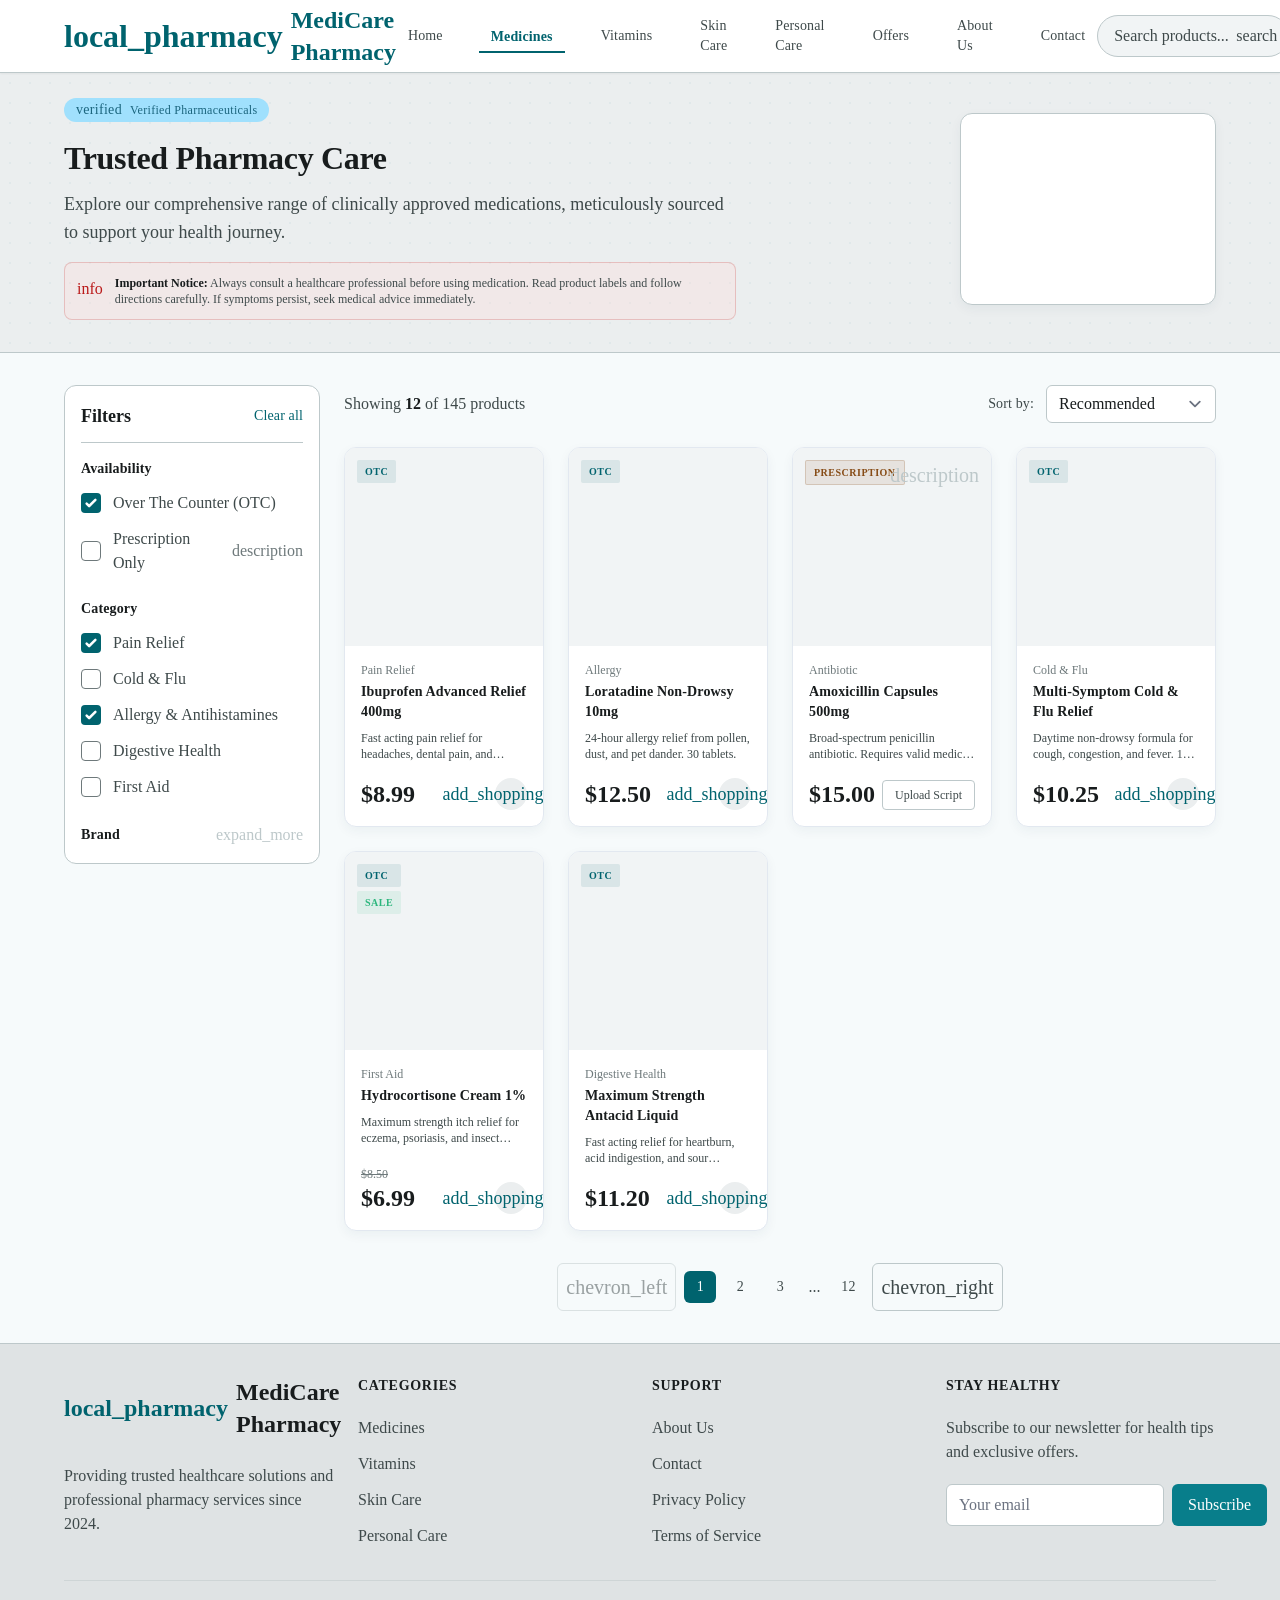
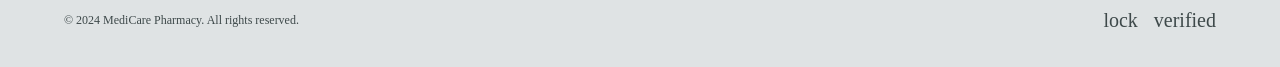
<file: Medicines - MediCare Pharmacy.html>
<!DOCTYPE html>
<!-- saved from url=(0081)https://ma7moud88.github.io/medicare_pharmacy_e_commerce_platform/Medicines.html# -->
<html lang="en"><head><meta http-equiv="Content-Type" content="text/html; charset=UTF-8">

<meta content="width=device-width, initial-scale=1.0" name="viewport">
<title>Medicines - MediCare Pharmacy</title>
<script src="./Medicines - MediCare Pharmacy_files/saved_resource"></script>
<link href="./Medicines - MediCare Pharmacy_files/css2" rel="stylesheet">
<link href="./Medicines - MediCare Pharmacy_files/css2(1)" rel="stylesheet">
<link href="./Medicines - MediCare Pharmacy_files/css2" rel="stylesheet">
<script id="tailwind-config">
        tailwind.config = {
          darkMode: "class",
          theme: {
            extend: {
              "colors": {
                      "primary-container": "#087e8b",
                      "surface": "#f6fafb",
                      "surface-container-high": "#e5e9e9",
                      "tertiary-fixed": "#ffdcc4",
                      "surface-container-lowest": "#ffffff",
                      "secondary-container": "#a0e0fd",
                      "on-tertiary-container": "#fff7f4",
                      "on-secondary-container": "#1b657e",
                      "on-error-container": "#93000a",
                      "on-primary-fixed": "#001f24",
                      "outline-variant": "#bdc8ca",
                      "on-primary-container": "#eafcff",
                      "on-tertiary-fixed": "#2f1500",
                      "surface-dim": "#d7dbdb",
                      "secondary-fixed": "#bce9ff",
                      "surface-tint": "#006874",
                      "surface-container-low": "#f1f4f5",
                      "inverse-on-surface": "#eef1f2",
                      "tertiary-fixed-dim": "#ffb77f",
                      "on-tertiary-fixed-variant": "#6e3902",
                      "inverse-surface": "#2d3132",
                      "error-container": "#ffdad6",
                      "surface-bright": "#f6fafb",
                      "on-primary": "#ffffff",
                      "tertiary": "#864b15",
                      "primary-fixed-dim": "#79d4e2",
                      "surface-variant": "#dfe3e4",
                      "on-secondary": "#ffffff",
                      "background": "#f6fafb",
                      "on-error": "#ffffff",
                      "on-primary-fixed-variant": "#004f57",
                      "on-tertiary": "#ffffff",
                      "primary": "#00636e",
                      "error": "#ba1a1a",
                      "secondary": "#1d667f",
                      "on-secondary-fixed": "#001f2a",
                      "on-surface": "#181c1d",
                      "primary-fixed": "#96f0ff",
                      "inverse-primary": "#79d4e2",
                      "outline": "#6e797b",
                      "on-surface-variant": "#3e494a",
                      "secondary-fixed-dim": "#8fcfec",
                      "surface-container-highest": "#dfe3e4",
                      "tertiary-container": "#a3632c",
                      "on-secondary-fixed-variant": "#004d63",
                      "on-background": "#181c1d",
                      "surface-container": "#ebeeef"
              },
              "borderRadius": {
                      "DEFAULT": "0.25rem",
                      "lg": "0.5rem",
                      "xl": "0.75rem",
                      "full": "9999px"
              },
              "spacing": {
                      "margin-desktop": "64px",
                      "margin-mobile": "16px",
                      "xs": "8px",
                      "base": "4px",
                      "gutter": "24px",
                      "xl": "32px",
                      "lg": "24px",
                      "md": "16px",
                      "sm": "12px"
              },
              "fontFamily": {
                      "caption": ["Inter"],
                      "label-md": ["Inter"],
                      "body-lg": ["Inter"],
                      "headline-lg": ["Inter"],
                      "headline-md": ["Inter"],
                      "display-lg": ["Inter"],
                      "headline-lg-mobile": ["Inter"],
                      "body-md": ["Inter"]
              },
              "fontSize": {
                      "caption": ["12px", { "lineHeight": "16px", "fontWeight": "400" }],
                      "label-md": ["14px", { "lineHeight": "20px", "letterSpacing": "0.01em", "fontWeight": "500" }],
                      "body-lg": ["18px", { "lineHeight": "28px", "fontWeight": "400" }],
                      "headline-lg": ["32px", { "lineHeight": "40px", "letterSpacing": "-0.01em", "fontWeight": "700" }],
                      "headline-md": ["24px", { "lineHeight": "32px", "fontWeight": "600" }],
                      "display-lg": ["48px", { "lineHeight": "56px", "letterSpacing": "-0.02em", "fontWeight": "700" }],
                      "headline-lg-mobile": ["24px", { "lineHeight": "32px", "fontWeight": "700" }],
                      "body-md": ["16px", { "lineHeight": "24px", "fontWeight": "400" }]
              }
            }
          }
        }
    </script>
<style>
        .material-symbols-outlined {
            font-variation-settings: 'FILL' 0, 'wght' 400, 'GRAD' 0, 'opsz' 24;
        }
        .fill-icon {
            font-variation-settings: 'FILL' 1, 'wght' 400, 'GRAD' 0, 'opsz' 24;
        }
        /* Custom scrollbar for webkit */
        ::-webkit-scrollbar {
            width: 8px;
        }
        ::-webkit-scrollbar-track {
            background: #f1f4f5; 
        }
        ::-webkit-scrollbar-thumb {
            background: #bdc8ca; 
            border-radius: 4px;
        }
        ::-webkit-scrollbar-thumb:hover {
            background: #6e797b; 
        }
        
        /* Subtle fade up animation */
        @keyframes fadeUp {
            from { opacity: 0; transform: translateY(10px); }
            to { opacity: 1; transform: translateY(0); }
        }
        .animate-fade-up {
            animation: fadeUp 0.4s ease-out forwards;
        }
        .stagger-1 { animation-delay: 50ms; }
        .stagger-2 { animation-delay: 100ms; }
        .stagger-3 { animation-delay: 150ms; }
    </style>
<style>*, ::before, ::after{--tw-border-spacing-x:0;--tw-border-spacing-y:0;--tw-translate-x:0;--tw-translate-y:0;--tw-rotate:0;--tw-skew-x:0;--tw-skew-y:0;--tw-scale-x:1;--tw-scale-y:1;--tw-pan-x: ;--tw-pan-y: ;--tw-pinch-zoom: ;--tw-scroll-snap-strictness:proximity;--tw-gradient-from-position: ;--tw-gradient-via-position: ;--tw-gradient-to-position: ;--tw-ordinal: ;--tw-slashed-zero: ;--tw-numeric-figure: ;--tw-numeric-spacing: ;--tw-numeric-fraction: ;--tw-ring-inset: ;--tw-ring-offset-width:0px;--tw-ring-offset-color:#fff;--tw-ring-color:rgb(59 130 246 / 0.5);--tw-ring-offset-shadow:0 0 #0000;--tw-ring-shadow:0 0 #0000;--tw-shadow:0 0 #0000;--tw-shadow-colored:0 0 #0000;--tw-blur: ;--tw-brightness: ;--tw-contrast: ;--tw-grayscale: ;--tw-hue-rotate: ;--tw-invert: ;--tw-saturate: ;--tw-sepia: ;--tw-drop-shadow: ;--tw-backdrop-blur: ;--tw-backdrop-brightness: ;--tw-backdrop-contrast: ;--tw-backdrop-grayscale: ;--tw-backdrop-hue-rotate: ;--tw-backdrop-invert: ;--tw-backdrop-opacity: ;--tw-backdrop-saturate: ;--tw-backdrop-sepia: ;--tw-contain-size: ;--tw-contain-layout: ;--tw-contain-paint: ;--tw-contain-style: }::backdrop{--tw-border-spacing-x:0;--tw-border-spacing-y:0;--tw-translate-x:0;--tw-translate-y:0;--tw-rotate:0;--tw-skew-x:0;--tw-skew-y:0;--tw-scale-x:1;--tw-scale-y:1;--tw-pan-x: ;--tw-pan-y: ;--tw-pinch-zoom: ;--tw-scroll-snap-strictness:proximity;--tw-gradient-from-position: ;--tw-gradient-via-position: ;--tw-gradient-to-position: ;--tw-ordinal: ;--tw-slashed-zero: ;--tw-numeric-figure: ;--tw-numeric-spacing: ;--tw-numeric-fraction: ;--tw-ring-inset: ;--tw-ring-offset-width:0px;--tw-ring-offset-color:#fff;--tw-ring-color:rgb(59 130 246 / 0.5);--tw-ring-offset-shadow:0 0 #0000;--tw-ring-shadow:0 0 #0000;--tw-shadow:0 0 #0000;--tw-shadow-colored:0 0 #0000;--tw-blur: ;--tw-brightness: ;--tw-contrast: ;--tw-grayscale: ;--tw-hue-rotate: ;--tw-invert: ;--tw-saturate: ;--tw-sepia: ;--tw-drop-shadow: ;--tw-backdrop-blur: ;--tw-backdrop-brightness: ;--tw-backdrop-contrast: ;--tw-backdrop-grayscale: ;--tw-backdrop-hue-rotate: ;--tw-backdrop-invert: ;--tw-backdrop-opacity: ;--tw-backdrop-saturate: ;--tw-backdrop-sepia: ;--tw-contain-size: ;--tw-contain-layout: ;--tw-contain-paint: ;--tw-contain-style: }/* ! tailwindcss v3.4.17 | MIT License | https://tailwindcss.com */*,::after,::before{box-sizing:border-box;border-width:0;border-style:solid;border-color:#e5e7eb}::after,::before{--tw-content:''}:host,html{line-height:1.5;-webkit-text-size-adjust:100%;-moz-tab-size:4;tab-size:4;font-family:ui-sans-serif, system-ui, sans-serif, "Apple Color Emoji", "Segoe UI Emoji", "Segoe UI Symbol", "Noto Color Emoji";font-feature-settings:normal;font-variation-settings:normal;-webkit-tap-highlight-color:transparent}body{margin:0;line-height:inherit}hr{height:0;color:inherit;border-top-width:1px}abbr:where([title]){-webkit-text-decoration:underline dotted;text-decoration:underline dotted}h1,h2,h3,h4,h5,h6{font-size:inherit;font-weight:inherit}a{color:inherit;text-decoration:inherit}b,strong{font-weight:bolder}code,kbd,pre,samp{font-family:ui-monospace, SFMono-Regular, Menlo, Monaco, Consolas, "Liberation Mono", "Courier New", monospace;font-feature-settings:normal;font-variation-settings:normal;font-size:1em}small{font-size:80%}sub,sup{font-size:75%;line-height:0;position:relative;vertical-align:baseline}sub{bottom:-.25em}sup{top:-.5em}table{text-indent:0;border-color:inherit;border-collapse:collapse}button,input,optgroup,select,textarea{font-family:inherit;font-feature-settings:inherit;font-variation-settings:inherit;font-size:100%;font-weight:inherit;line-height:inherit;letter-spacing:inherit;color:inherit;margin:0;padding:0}button,select{text-transform:none}button,input:where([type=button]),input:where([type=reset]),input:where([type=submit]){-webkit-appearance:button;background-color:transparent;background-image:none}:-moz-focusring{outline:auto}:-moz-ui-invalid{box-shadow:none}progress{vertical-align:baseline}::-webkit-inner-spin-button,::-webkit-outer-spin-button{height:auto}[type=search]{-webkit-appearance:textfield;outline-offset:-2px}::-webkit-search-decoration{-webkit-appearance:none}::-webkit-file-upload-button{-webkit-appearance:button;font:inherit}summary{display:list-item}blockquote,dd,dl,figure,h1,h2,h3,h4,h5,h6,hr,p,pre{margin:0}fieldset{margin:0;padding:0}legend{padding:0}menu,ol,ul{list-style:none;margin:0;padding:0}dialog{padding:0}textarea{resize:vertical}input::placeholder,textarea::placeholder{opacity:1;color:#9ca3af}[role=button],button{cursor:pointer}:disabled{cursor:default}audio,canvas,embed,iframe,img,object,svg,video{display:block;vertical-align:middle}img,video{max-width:100%;height:auto}[hidden]:where(:not([hidden=until-found])){display:none}[type='text'],input:where(:not([type])),[type='email'],[type='url'],[type='password'],[type='number'],[type='date'],[type='datetime-local'],[type='month'],[type='search'],[type='tel'],[type='time'],[type='week'],[multiple],textarea,select{-webkit-appearance:none;appearance:none;background-color:#fff;border-color:#6b7280;border-width:1px;border-radius:0px;padding-top:0.5rem;padding-right:0.75rem;padding-bottom:0.5rem;padding-left:0.75rem;font-size:1rem;line-height:1.5rem;--tw-shadow:0 0 #0000;}[type='text']:focus, input:where(:not([type])):focus, [type='email']:focus, [type='url']:focus, [type='password']:focus, [type='number']:focus, [type='date']:focus, [type='datetime-local']:focus, [type='month']:focus, [type='search']:focus, [type='tel']:focus, [type='time']:focus, [type='week']:focus, [multiple]:focus, textarea:focus, select:focus{outline:2px solid transparent;outline-offset:2px;--tw-ring-inset:var(--tw-empty,/*!*/ /*!*/);--tw-ring-offset-width:0px;--tw-ring-offset-color:#fff;--tw-ring-color:#2563eb;--tw-ring-offset-shadow:var(--tw-ring-inset) 0 0 0 var(--tw-ring-offset-width) var(--tw-ring-offset-color);--tw-ring-shadow:var(--tw-ring-inset) 0 0 0 calc(1px + var(--tw-ring-offset-width)) var(--tw-ring-color);box-shadow:var(--tw-ring-offset-shadow), var(--tw-ring-shadow), var(--tw-shadow);border-color:#2563eb}input::placeholder,textarea::placeholder{color:#6b7280;opacity:1}::-webkit-datetime-edit-fields-wrapper{padding:0}::-webkit-date-and-time-value{min-height:1.5em;text-align:inherit}::-webkit-datetime-edit{display:inline-flex}::-webkit-datetime-edit,::-webkit-datetime-edit-year-field,::-webkit-datetime-edit-month-field,::-webkit-datetime-edit-day-field,::-webkit-datetime-edit-hour-field,::-webkit-datetime-edit-minute-field,::-webkit-datetime-edit-second-field,::-webkit-datetime-edit-millisecond-field,::-webkit-datetime-edit-meridiem-field{padding-top:0;padding-bottom:0}select{background-image:url("data:image/svg+xml,%3csvg xmlns='http://www.w3.org/2000/svg' fill='none' viewBox='0 0 20 20'%3e%3cpath stroke='%236b7280' stroke-linecap='round' stroke-linejoin='round' stroke-width='1.5' d='M6 8l4 4 4-4'/%3e%3c/svg%3e");background-position:right 0.5rem center;background-repeat:no-repeat;background-size:1.5em 1.5em;padding-right:2.5rem;print-color-adjust:exact}[multiple],[size]:where(select:not([size="1"])){background-image:initial;background-position:initial;background-repeat:unset;background-size:initial;padding-right:0.75rem;print-color-adjust:unset}[type='checkbox'],[type='radio']{-webkit-appearance:none;appearance:none;padding:0;print-color-adjust:exact;display:inline-block;vertical-align:middle;background-origin:border-box;-webkit-user-select:none;user-select:none;flex-shrink:0;height:1rem;width:1rem;color:#2563eb;background-color:#fff;border-color:#6b7280;border-width:1px;--tw-shadow:0 0 #0000}[type='checkbox']{border-radius:0px}[type='radio']{border-radius:100%}[type='checkbox']:focus,[type='radio']:focus{outline:2px solid transparent;outline-offset:2px;--tw-ring-inset:var(--tw-empty,/*!*/ /*!*/);--tw-ring-offset-width:2px;--tw-ring-offset-color:#fff;--tw-ring-color:#2563eb;--tw-ring-offset-shadow:var(--tw-ring-inset) 0 0 0 var(--tw-ring-offset-width) var(--tw-ring-offset-color);--tw-ring-shadow:var(--tw-ring-inset) 0 0 0 calc(2px + var(--tw-ring-offset-width)) var(--tw-ring-color);box-shadow:var(--tw-ring-offset-shadow), var(--tw-ring-shadow), var(--tw-shadow)}[type='checkbox']:checked,[type='radio']:checked{border-color:transparent;background-color:currentColor;background-size:100% 100%;background-position:center;background-repeat:no-repeat}[type='checkbox']:checked{background-image:url("data:image/svg+xml,%3csvg viewBox='0 0 16 16' fill='white' xmlns='http://www.w3.org/2000/svg'%3e%3cpath d='M12.207 4.793a1 1 0 010 1.414l-5 5a1 1 0 01-1.414 0l-2-2a1 1 0 011.414-1.414L6.5 9.086l4.293-4.293a1 1 0 011.414 0z'/%3e%3c/svg%3e");}@media (forced-colors: active) {[type='checkbox']:checked{-webkit-appearance:auto;appearance:auto}}[type='radio']:checked{background-image:url("data:image/svg+xml,%3csvg viewBox='0 0 16 16' fill='white' xmlns='http://www.w3.org/2000/svg'%3e%3ccircle cx='8' cy='8' r='3'/%3e%3c/svg%3e");}@media (forced-colors: active) {[type='radio']:checked{-webkit-appearance:auto;appearance:auto}}[type='checkbox']:checked:hover,[type='checkbox']:checked:focus,[type='radio']:checked:hover,[type='radio']:checked:focus{border-color:transparent;background-color:currentColor}[type='checkbox']:indeterminate{background-image:url("data:image/svg+xml,%3csvg xmlns='http://www.w3.org/2000/svg' fill='none' viewBox='0 0 16 16'%3e%3cpath stroke='white' stroke-linecap='round' stroke-linejoin='round' stroke-width='2' d='M4 8h8'/%3e%3c/svg%3e");border-color:transparent;background-color:currentColor;background-size:100% 100%;background-position:center;background-repeat:no-repeat;}@media (forced-colors: active) {[type='checkbox']:indeterminate{-webkit-appearance:auto;appearance:auto}}[type='checkbox']:indeterminate:hover,[type='checkbox']:indeterminate:focus{border-color:transparent;background-color:currentColor}[type='file']{background:unset;border-color:inherit;border-width:0;border-radius:0;padding:0;font-size:unset;line-height:inherit}[type='file']:focus{outline:1px solid ButtonText;outline:1px auto -webkit-focus-ring-color}.form-checkbox,.form-radio{-webkit-appearance:none;appearance:none;padding:0;print-color-adjust:exact;display:inline-block;vertical-align:middle;background-origin:border-box;-webkit-user-select:none;user-select:none;flex-shrink:0;height:1rem;width:1rem;color:#2563eb;background-color:#fff;border-color:#6b7280;border-width:1px;--tw-shadow:0 0 #0000}.form-checkbox{border-radius:0px}.form-checkbox:focus,.form-radio:focus{outline:2px solid transparent;outline-offset:2px;--tw-ring-inset:var(--tw-empty,/*!*/ /*!*/);--tw-ring-offset-width:2px;--tw-ring-offset-color:#fff;--tw-ring-color:#2563eb;--tw-ring-offset-shadow:var(--tw-ring-inset) 0 0 0 var(--tw-ring-offset-width) var(--tw-ring-offset-color);--tw-ring-shadow:var(--tw-ring-inset) 0 0 0 calc(2px + var(--tw-ring-offset-width)) var(--tw-ring-color);box-shadow:var(--tw-ring-offset-shadow), var(--tw-ring-shadow), var(--tw-shadow)}.form-checkbox:checked,.form-radio:checked{border-color:transparent;background-color:currentColor;background-size:100% 100%;background-position:center;background-repeat:no-repeat}.form-checkbox:checked{background-image:url("data:image/svg+xml,%3csvg viewBox='0 0 16 16' fill='white' xmlns='http://www.w3.org/2000/svg'%3e%3cpath d='M12.207 4.793a1 1 0 010 1.414l-5 5a1 1 0 01-1.414 0l-2-2a1 1 0 011.414-1.414L6.5 9.086l4.293-4.293a1 1 0 011.414 0z'/%3e%3c/svg%3e");}@media (forced-colors: active) {.form-checkbox:checked{-webkit-appearance:auto;appearance:auto}}.form-checkbox:checked:hover,.form-checkbox:checked:focus,.form-radio:checked:hover,.form-radio:checked:focus{border-color:transparent;background-color:currentColor}.form-checkbox:indeterminate{background-image:url("data:image/svg+xml,%3csvg xmlns='http://www.w3.org/2000/svg' fill='none' viewBox='0 0 16 16'%3e%3cpath stroke='white' stroke-linecap='round' stroke-linejoin='round' stroke-width='2' d='M4 8h8'/%3e%3c/svg%3e");border-color:transparent;background-color:currentColor;background-size:100% 100%;background-position:center;background-repeat:no-repeat;}@media (forced-colors: active) {.form-checkbox:indeterminate{-webkit-appearance:auto;appearance:auto}}.form-checkbox:indeterminate:hover,.form-checkbox:indeterminate:focus{border-color:transparent;background-color:currentColor}.pointer-events-none{pointer-events:none}.absolute{position:absolute}.relative{position:relative}.sticky{position:sticky}.inset-0{inset:0px}.left-sm{left:12px}.right-sm{right:12px}.top-0{top:0px}.top-1\/2{top:50%}.top-\[100px\]{top:100px}.top-sm{top:12px}.z-10{z-index:10}.z-50{z-index:50}.mx-1{margin-left:0.25rem;margin-right:0.25rem}.mx-auto{margin-left:auto;margin-right:auto}.mb-1{margin-bottom:0.25rem}.mb-2{margin-bottom:0.5rem}.mb-lg{margin-bottom:24px}.mb-md{margin-bottom:16px}.mb-sm{margin-bottom:12px}.mb-xs{margin-bottom:8px}.ml-1{margin-left:0.25rem}.mt-0\.5{margin-top:0.125rem}.mt-auto{margin-top:auto}.mt-xl{margin-top:32px}.line-clamp-2{overflow:hidden;display:-webkit-box;-webkit-box-orient:vertical;-webkit-line-clamp:2}.flex{display:flex}.inline-flex{display:inline-flex}.grid{display:grid}.hidden{display:none}.aspect-square{aspect-ratio:1 / 1}.h-48{height:12rem}.h-5{height:1.25rem}.h-8{height:2rem}.h-\[72px\]{height:72px}.h-full{height:100%}.min-h-screen{min-height:100vh}.w-48{width:12rem}.w-5{width:1.25rem}.w-64{width:16rem}.w-8{width:2rem}.w-fit{width:-moz-fit-content;width:fit-content}.w-full{width:100%}.max-w-2xl{max-width:42rem}.max-w-7xl{max-width:80rem}.max-w-\[1440px\]{max-width:1440px}.flex-shrink-0{flex-shrink:0}.flex-grow{flex-grow:1}.-translate-y-1\/2{--tw-translate-y:-50%;transform:translate(var(--tw-translate-x), var(--tw-translate-y)) rotate(var(--tw-rotate)) skewX(var(--tw-skew-x)) skewY(var(--tw-skew-y)) scaleX(var(--tw-scale-x)) scaleY(var(--tw-scale-y))}.transform{transform:translate(var(--tw-translate-x), var(--tw-translate-y)) rotate(var(--tw-rotate)) skewX(var(--tw-skew-x)) skewY(var(--tw-skew-y)) scaleX(var(--tw-scale-x)) scaleY(var(--tw-scale-y))}.cursor-pointer{cursor:pointer}.grid-cols-1{grid-template-columns:repeat(1, minmax(0, 1fr))}.flex-col{flex-direction:column}.items-start{align-items:flex-start}.items-end{align-items:flex-end}.items-center{align-items:center}.justify-center{justify-content:center}.justify-between{justify-content:space-between}.gap-1{gap:0.25rem}.gap-2{gap:0.5rem}.gap-gutter{gap:24px}.gap-lg{gap:24px}.gap-md{gap:16px}.gap-sm{gap:12px}.gap-xs{gap:8px}.overflow-hidden{overflow:hidden}.overflow-x-auto{overflow-x:auto}.whitespace-nowrap{white-space:nowrap}.rounded{border-radius:0.25rem}.rounded-full{border-radius:9999px}.rounded-lg{border-radius:0.5rem}.rounded-md{border-radius:0.375rem}.rounded-sm{border-radius:0.125rem}.rounded-xl{border-radius:0.75rem}.border{border-width:1px}.border-b{border-bottom-width:1px}.border-b-2{border-bottom-width:2px}.border-t{border-top-width:1px}.border-\[\#E2E8F0\]{--tw-border-opacity:1;border-color:rgb(226 232 240 / var(--tw-border-opacity, 1))}.border-error\/20{border-color:rgb(186 26 26 / 0.2)}.border-outline{--tw-border-opacity:1;border-color:rgb(110 121 123 / var(--tw-border-opacity, 1))}.border-outline-variant{--tw-border-opacity:1;border-color:rgb(189 200 202 / var(--tw-border-opacity, 1))}.border-outline-variant\/50{border-color:rgb(189 200 202 / 0.5)}.border-primary{--tw-border-opacity:1;border-color:rgb(0 99 110 / var(--tw-border-opacity, 1))}.border-tertiary\/20{border-color:rgb(134 75 21 / 0.2)}.bg-background{--tw-bg-opacity:1;background-color:rgb(246 250 251 / var(--tw-bg-opacity, 1))}.bg-\[\#087E8B\]{--tw-bg-opacity:1;background-color:rgb(8 126 139 / var(--tw-bg-opacity, 1))}.bg-\[\#2CB67D\]\/10{background-color:rgb(44 182 125 / 0.1)}.bg-error-container\/30{background-color:rgb(255 218 214 / 0.3)}.bg-primary{--tw-bg-opacity:1;background-color:rgb(0 99 110 / var(--tw-bg-opacity, 1))}.bg-primary\/10{background-color:rgb(0 99 110 / 0.1)}.bg-secondary-container{--tw-bg-opacity:1;background-color:rgb(160 224 253 / var(--tw-bg-opacity, 1))}.bg-surface-container{--tw-bg-opacity:1;background-color:rgb(235 238 239 / var(--tw-bg-opacity, 1))}.bg-surface-container-highest{--tw-bg-opacity:1;background-color:rgb(223 227 228 / var(--tw-bg-opacity, 1))}.bg-surface-container-low{--tw-bg-opacity:1;background-color:rgb(241 244 245 / var(--tw-bg-opacity, 1))}.bg-surface-container-lowest{--tw-bg-opacity:1;background-color:rgb(255 255 255 / var(--tw-bg-opacity, 1))}.bg-tertiary\/10{background-color:rgb(134 75 21 / 0.1)}.bg-white{--tw-bg-opacity:1;background-color:rgb(255 255 255 / var(--tw-bg-opacity, 1))}.bg-contain{background-size:contain}.bg-cover{background-size:cover}.bg-center{background-position:center}.bg-no-repeat{background-repeat:no-repeat}.p-2{padding:0.5rem}.p-md{padding:16px}.p-sm{padding:12px}.p-xs{padding:8px}.px-1\.5{padding-left:0.375rem;padding-right:0.375rem}.px-2{padding-left:0.5rem;padding-right:0.5rem}.px-3{padding-left:0.75rem;padding-right:0.75rem}.px-4{padding-left:1rem;padding-right:1rem}.px-margin-mobile{padding-left:16px;padding-right:16px}.px-md{padding-left:16px;padding-right:16px}.px-sm{padding-left:12px;padding-right:12px}.py-0\.5{padding-top:0.125rem;padding-bottom:0.125rem}.py-1{padding-top:0.25rem;padding-bottom:0.25rem}.py-1\.5{padding-top:0.375rem;padding-bottom:0.375rem}.py-2{padding-top:0.5rem;padding-bottom:0.5rem}.py-xl{padding-top:32px;padding-bottom:32px}.py-xs{padding-top:8px;padding-bottom:8px}.pb-1{padding-bottom:0.25rem}.pb-sm{padding-bottom:12px}.pb-xl{padding-bottom:32px}.pl-3{padding-left:0.75rem}.pl-md{padding-left:16px}.pr-8{padding-right:2rem}.pr-xl{padding-right:32px}.pt-lg{padding-top:24px}.text-left{text-align:left}.font-body-md{font-family:Inter}.font-body-lg{font-family:Inter}.font-caption{font-family:Inter}.font-headline-lg-mobile{font-family:Inter}.font-headline-md{font-family:Inter}.font-label-md{font-family:Inter}.text-\[10px\]{font-size:10px}.text-\[14px\]{font-size:14px}.text-\[16px\]{font-size:16px}.text-\[18px\]{font-size:18px}.text-\[20px\]{font-size:20px}.text-\[32px\]{font-size:32px}.text-body-lg{font-size:18px;line-height:28px;font-weight:400}.text-body-md{font-size:16px;line-height:24px;font-weight:400}.text-caption{font-size:12px;line-height:16px;font-weight:400}.text-headline-lg-mobile{font-size:24px;line-height:32px;font-weight:700}.text-headline-md{font-size:24px;line-height:32px;font-weight:600}.text-label-md{font-size:14px;line-height:20px;letter-spacing:0.01em;font-weight:500}.text-lg{font-size:1.125rem;line-height:1.75rem}.font-bold{font-weight:700}.font-medium{font-weight:500}.font-semibold{font-weight:600}.uppercase{text-transform:uppercase}.tracking-wide{letter-spacing:0.025em}.tracking-wider{letter-spacing:0.05em}.text-on-background{--tw-text-opacity:1;color:rgb(24 28 29 / var(--tw-text-opacity, 1))}.text-\[\#2CB67D\]{--tw-text-opacity:1;color:rgb(44 182 125 / var(--tw-text-opacity, 1))}.text-error{--tw-text-opacity:1;color:rgb(186 26 26 / var(--tw-text-opacity, 1))}.text-on-primary{--tw-text-opacity:1;color:rgb(255 255 255 / var(--tw-text-opacity, 1))}.text-on-secondary-container{--tw-text-opacity:1;color:rgb(27 101 126 / var(--tw-text-opacity, 1))}.text-on-surface{--tw-text-opacity:1;color:rgb(24 28 29 / var(--tw-text-opacity, 1))}.text-on-surface-variant{--tw-text-opacity:1;color:rgb(62 73 74 / var(--tw-text-opacity, 1))}.text-outline{--tw-text-opacity:1;color:rgb(110 121 123 / var(--tw-text-opacity, 1))}.text-outline-variant{--tw-text-opacity:1;color:rgb(189 200 202 / var(--tw-text-opacity, 1))}.text-primary{--tw-text-opacity:1;color:rgb(0 99 110 / var(--tw-text-opacity, 1))}.text-tertiary{--tw-text-opacity:1;color:rgb(134 75 21 / var(--tw-text-opacity, 1))}.text-white{--tw-text-opacity:1;color:rgb(255 255 255 / var(--tw-text-opacity, 1))}.line-through{-webkit-text-decoration-line:line-through;text-decoration-line:line-through}.antialiased{-webkit-font-smoothing:antialiased;-moz-osx-font-smoothing:grayscale}.placeholder-on-surface-variant::placeholder{--tw-placeholder-opacity:1;color:rgb(62 73 74 / var(--tw-placeholder-opacity, 1))}.opacity-5{opacity:0.05}.opacity-80{opacity:0.8}.mix-blend-multiply{mix-blend-mode:multiply}.mix-blend-darken{mix-blend-mode:darken}.shadow-\[0_4px_12px_rgba\(23\2c 50\2c 77\2c 0\.05\)\]{--tw-shadow:0 4px 12px rgba(23,50,77,0.05);--tw-shadow-colored:0 4px 12px var(--tw-shadow-color);box-shadow:var(--tw-ring-offset-shadow, 0 0 #0000), var(--tw-ring-shadow, 0 0 #0000), var(--tw-shadow)}.shadow-\[0_4px_12px_rgba\(23\2c 50\2c 77\2c 0\.1\)\]{--tw-shadow:0 4px 12px rgba(23,50,77,0.1);--tw-shadow-colored:0 4px 12px var(--tw-shadow-color);box-shadow:var(--tw-ring-offset-shadow, 0 0 #0000), var(--tw-ring-shadow, 0 0 #0000), var(--tw-shadow)}.shadow-sm{--tw-shadow:0 1px 2px 0 rgb(0 0 0 / 0.05);--tw-shadow-colored:0 1px 2px 0 var(--tw-shadow-color);box-shadow:var(--tw-ring-offset-shadow, 0 0 #0000), var(--tw-ring-shadow, 0 0 #0000), var(--tw-shadow)}.transition-all{transition-property:all;transition-timing-function:cubic-bezier(0.4, 0, 0.2, 1);transition-duration:150ms}.transition-colors{transition-property:color, background-color, border-color, fill, stroke, -webkit-text-decoration-color;transition-property:color, background-color, border-color, text-decoration-color, fill, stroke;transition-property:color, background-color, border-color, text-decoration-color, fill, stroke, -webkit-text-decoration-color;transition-timing-function:cubic-bezier(0.4, 0, 0.2, 1);transition-duration:150ms}.transition-transform{transition-property:transform;transition-timing-function:cubic-bezier(0.4, 0, 0.2, 1);transition-duration:150ms}.duration-200{transition-duration:200ms}.duration-300{transition-duration:300ms}.duration-500{transition-duration:500ms}.hover\:-translate-y-0\.5:hover{--tw-translate-y:-0.125rem;transform:translate(var(--tw-translate-x), var(--tw-translate-y)) rotate(var(--tw-rotate)) skewX(var(--tw-skew-x)) skewY(var(--tw-skew-y)) scaleX(var(--tw-scale-x)) scaleY(var(--tw-scale-y))}.hover\:-translate-y-1:hover{--tw-translate-y:-0.25rem;transform:translate(var(--tw-translate-x), var(--tw-translate-y)) rotate(var(--tw-rotate)) skewX(var(--tw-skew-x)) skewY(var(--tw-skew-y)) scaleX(var(--tw-scale-x)) scaleY(var(--tw-scale-y))}.hover\:border-primary:hover{--tw-border-opacity:1;border-color:rgb(0 99 110 / var(--tw-border-opacity, 1))}.hover\:border-primary-fixed-dim:hover{--tw-border-opacity:1;border-color:rgb(121 212 226 / var(--tw-border-opacity, 1))}.hover\:bg-primary:hover{--tw-bg-opacity:1;background-color:rgb(0 99 110 / var(--tw-bg-opacity, 1))}.hover\:bg-surface-container-low:hover{--tw-bg-opacity:1;background-color:rgb(241 244 245 / var(--tw-bg-opacity, 1))}.hover\:bg-surface-variant:hover{--tw-bg-opacity:1;background-color:rgb(223 227 228 / var(--tw-bg-opacity, 1))}.hover\:text-primary:hover{--tw-text-opacity:1;color:rgb(0 99 110 / var(--tw-text-opacity, 1))}.hover\:underline:hover{-webkit-text-decoration-line:underline;text-decoration-line:underline}.hover\:shadow-\[0_8px_16px_rgba\(23\2c 50\2c 77\2c 0\.15\)\]:hover{--tw-shadow:0 8px 16px rgba(23,50,77,0.15);--tw-shadow-colored:0 8px 16px var(--tw-shadow-color);box-shadow:var(--tw-ring-offset-shadow, 0 0 #0000), var(--tw-ring-shadow, 0 0 #0000), var(--tw-shadow)}.hover\:shadow-\[0_8px_24px_rgba\(23\2c 50\2c 77\2c 0\.1\)\]:hover{--tw-shadow:0 8px 24px rgba(23,50,77,0.1);--tw-shadow-colored:0 8px 24px var(--tw-shadow-color);box-shadow:var(--tw-ring-offset-shadow, 0 0 #0000), var(--tw-ring-shadow, 0 0 #0000), var(--tw-shadow)}.focus\:border-primary:focus{--tw-border-opacity:1;border-color:rgb(0 99 110 / var(--tw-border-opacity, 1))}.focus\:border-transparent:focus{border-color:transparent}.focus\:outline-none:focus{outline:2px solid transparent;outline-offset:2px}.focus\:ring-2:focus{--tw-ring-offset-shadow:var(--tw-ring-inset) 0 0 0 var(--tw-ring-offset-width) var(--tw-ring-offset-color);--tw-ring-shadow:var(--tw-ring-inset) 0 0 0 calc(2px + var(--tw-ring-offset-width)) var(--tw-ring-color);box-shadow:var(--tw-ring-offset-shadow), var(--tw-ring-shadow), var(--tw-shadow, 0 0 #0000)}.focus\:ring-primary:focus{--tw-ring-opacity:1;--tw-ring-color:rgb(0 99 110 / var(--tw-ring-opacity, 1))}.focus\:ring-offset-0:focus{--tw-ring-offset-width:0px}.focus\:ring-offset-2:focus{--tw-ring-offset-width:2px}.disabled\:opacity-50:disabled{opacity:0.5}.group:focus-within .group-focus-within\:w-64{width:16rem}.group:hover .group-hover\:scale-105{--tw-scale-x:1.05;--tw-scale-y:1.05;transform:translate(var(--tw-translate-x), var(--tw-translate-y)) rotate(var(--tw-rotate)) skewX(var(--tw-skew-x)) skewY(var(--tw-skew-y)) scaleX(var(--tw-scale-x)) scaleY(var(--tw-scale-y))}.group:hover .group-hover\:bg-\[\#087E8B\]{--tw-bg-opacity:1;background-color:rgb(8 126 139 / var(--tw-bg-opacity, 1))}.group:hover .group-hover\:text-on-surface{--tw-text-opacity:1;color:rgb(24 28 29 / var(--tw-text-opacity, 1))}.group:hover .group-hover\:text-primary{--tw-text-opacity:1;color:rgb(0 99 110 / var(--tw-text-opacity, 1))}.group:hover .group-hover\:text-white{--tw-text-opacity:1;color:rgb(255 255 255 / var(--tw-text-opacity, 1))}@media (min-width: 640px){.sm\:w-auto{width:auto}.sm\:grid-cols-2{grid-template-columns:repeat(2, minmax(0, 1fr))}.sm\:flex-row{flex-direction:row}.sm\:items-center{align-items:center}}@media (min-width: 768px){.md\:flex{display:flex}.md\:hidden{display:none}.md\:w-64{width:16rem}.md\:grid-cols-4{grid-template-columns:repeat(4, minmax(0, 1fr))}.md\:flex-row{flex-direction:row}.md\:items-center{align-items:center}.md\:gap-lg{gap:24px}.md\:px-margin-desktop{padding-left:64px;padding-right:64px}.md\:font-headline-lg{font-family:Inter}.md\:text-headline-lg{font-size:32px;line-height:40px;letter-spacing:-0.01em;font-weight:700}}@media (min-width: 1024px){.lg\:block{display:block}.lg\:inline{display:inline}.lg\:grid-cols-3{grid-template-columns:repeat(3, minmax(0, 1fr))}}@media (min-width: 1280px){.xl\:grid-cols-4{grid-template-columns:repeat(4, minmax(0, 1fr))}}</style></head>
<body class="bg-background text-on-background font-body-md antialiased min-h-screen flex flex-col">
<!-- TopNavBar -->
<header class="bg-surface-container-lowest flex flex-col w-full sticky top-0 z-50 px-margin-mobile md:px-margin-desktop border-b border-outline-variant shadow-sm transition-all duration-300" id="main-header">
<div class="flex items-center justify-between h-[72px]">
<!-- Logo -->
<a class="text-headline-md font-headline-md font-bold text-primary flex items-center gap-xs focus:outline-none focus:ring-2 focus:ring-primary rounded" href="https://ma7moud88.github.io/medicare_pharmacy_e_commerce_platform/Medicines.html#">
<span class="material-symbols-outlined fill-icon text-[32px]">local_pharmacy</span>
                MediCare Pharmacy
            </a>
<!-- Desktop Navigation -->
<nav class="hidden md:flex items-center gap-lg">
<a class="text-on-surface-variant hover:text-primary hover:bg-surface-container-low transition-colors duration-200 px-sm py-xs rounded text-label-md font-label-md" href="https://ma7moud88.github.io/medicare_pharmacy_e_commerce_platform/index.html">Home</a>
<a class="text-primary border-b-2 border-primary font-bold pb-1 px-sm py-xs text-label-md font-label-md" href="https://ma7moud88.github.io/medicare_pharmacy_e_commerce_platform/Medicines.html">Medicines</a>
<a class="text-on-surface-variant hover:text-primary hover:bg-surface-container-low transition-colors duration-200 px-sm py-xs rounded text-label-md font-label-md" href="https://ma7moud88.github.io/medicare_pharmacy_e_commerce_platform/Vitamins.html">Vitamins</a>
<a class="text-on-surface-variant hover:text-primary hover:bg-surface-container-low transition-colors duration-200 px-sm py-xs rounded text-label-md font-label-md" href="https://ma7moud88.github.io/medicare_pharmacy_e_commerce_platform/SkinCare.html">Skin Care</a>
<a class="text-on-surface-variant hover:text-primary hover:bg-surface-container-low transition-colors duration-200 px-sm py-xs rounded text-label-md font-label-md" href="https://ma7moud88.github.io/medicare_pharmacy_e_commerce_platform/PersonalCare.html">Personal Care</a>
<a class="text-on-surface-variant hover:text-primary hover:bg-surface-container-low transition-colors duration-200 px-sm py-xs rounded text-label-md font-label-md" href="https://ma7moud88.github.io/medicare_pharmacy_e_commerce_platform/Offers.html">Offers</a>
<a class="text-on-surface-variant hover:text-primary hover:bg-surface-container-low transition-colors duration-200 px-sm py-xs rounded text-label-md font-label-md" href="https://ma7moud88.github.io/medicare_pharmacy_e_commerce_platform/AboutUs.html">About Us</a>
<a class="text-on-surface-variant hover:text-primary hover:bg-surface-container-low transition-colors duration-200 px-sm py-xs rounded text-label-md font-label-md" href="https://ma7moud88.github.io/medicare_pharmacy_e_commerce_platform/ContactUs.html">Contact</a>
</nav>
<!-- Actions -->
<div class="flex items-center gap-sm">
<!-- Search (Mobile hidden, Desktop expanded) -->
<div class="hidden md:flex relative group">
<input class="bg-surface-container-low border border-outline-variant rounded-full py-xs pl-md pr-xl text-body-md focus:outline-none focus:ring-2 focus:ring-primary focus:border-transparent transition-all w-48 group-focus-within:w-64 placeholder-on-surface-variant" placeholder="Search products..." type="text">
<span class="material-symbols-outlined absolute right-sm top-1/2 -translate-y-1/2 text-on-surface-variant pointer-events-none">search</span>
</div>
<button aria-label="Search" class="md:hidden p-xs text-on-surface-variant hover:text-primary hover:bg-surface-container-low rounded-full transition-colors">
<span class="material-symbols-outlined">search</span>
</button>
<button aria-label="Language" class="p-xs text-on-surface-variant hover:text-primary hover:bg-surface-container-low rounded-full transition-colors relative">
<span class="material-symbols-outlined">language</span>
</button>
<a href="https://ma7moud88.github.io/medicare_pharmacy_e_commerce_platform/support_agent.html" aria-label="Support" class="p-xs text-on-surface-variant hover:text-primary hover:bg-surface-container-low rounded-full transition-colors">
<span class="material-symbols-outlined">support_agent</span>
</a>
<a href="https://ma7moud88.github.io/medicare_pharmacy_e_commerce_platform/Account.html" class="flex items-center gap-xs px-md py-xs bg-surface-container-low text-on-surface hover:bg-surface-variant rounded-full transition-colors focus:outline-none focus:ring-2 focus:ring-primary">
<span class="material-symbols-outlined">person</span>
<span class="hidden lg:inline text-label-md font-label-md">Account</span>
</a>
<a href="https://ma7moud88.github.io/medicare_pharmacy_e_commerce_platform/shopping_cart.html" class="flex items-center gap-xs px-md py-xs bg-[#087E8B] text-white hover:bg-primary rounded-full transition-colors shadow-[0_4px_12px_rgba(23,50,77,0.1)] hover:shadow-[0_8px_16px_rgba(23,50,77,0.15)] hover:-translate-y-0.5 transform duration-200 focus:outline-none focus:ring-2 focus:ring-offset-2 focus:ring-primary">
<span class="material-symbols-outlined">shopping_cart</span>
<span class="hidden lg:inline text-label-md font-label-md">Cart</span>
<span class="bg-white text-primary text-[10px] font-bold px-1.5 py-0.5 rounded-full ml-1">3</span>
</a>
</div>
</div>
<!-- Mobile Navigation Overflow (Scrollable) -->
<div class="md:hidden flex overflow-x-auto pb-sm hide-scrollbar gap-md">
<a class="text-on-surface-variant whitespace-nowrap text-label-md font-label-md" href="https://ma7moud88.github.io/medicare_pharmacy_e_commerce_platform/Medicines.html#">Home</a>
<a class="text-primary border-b-2 border-primary font-bold pb-1 whitespace-nowrap text-label-md font-label-md" href="https://ma7moud88.github.io/medicare_pharmacy_e_commerce_platform/Medicines.html#">Medicines</a>
<a class="text-on-surface-variant whitespace-nowrap text-label-md font-label-md" href="https://ma7moud88.github.io/medicare_pharmacy_e_commerce_platform/Medicines.html#">Vitamins</a>
<a class="text-on-surface-variant whitespace-nowrap text-label-md font-label-md" href="https://ma7moud88.github.io/medicare_pharmacy_e_commerce_platform/Medicines.html#">Skin Care</a>
<a class="text-on-surface-variant whitespace-nowrap text-label-md font-label-md" href="https://ma7moud88.github.io/medicare_pharmacy_e_commerce_platform/Medicines.html#">Personal Care</a>
</div>
</header>
<main class="flex-grow flex flex-col">
<!-- Medical Banner & Notice -->
<section class="bg-surface-container w-full pt-lg pb-xl px-margin-mobile md:px-margin-desktop relative overflow-hidden border-b border-outline-variant">
<!-- Decorative background pattern -->
<div class="absolute inset-0 opacity-5 pointer-events-none" style="background-image: radial-gradient(#087e8b 1px, transparent 1px); background-size: 20px 20px;"></div>
<div class="max-w-7xl mx-auto relative z-10 animate-fade-up">
<div class="flex flex-col md:flex-row items-start md:items-center justify-between gap-lg">
<div class="max-w-2xl">
<span class="inline-flex items-center gap-xs px-sm py-1 bg-secondary-container text-on-secondary-container rounded-full text-caption font-caption mb-md font-medium tracking-wide">
<span class="material-symbols-outlined text-[14px]">verified</span>
                            Verified Pharmaceuticals
                        </span>
<h1 class="text-headline-lg-mobile md:text-headline-lg font-headline-lg-mobile md:font-headline-lg text-on-surface mb-sm">Trusted Pharmacy Care</h1>
<p class="text-body-lg font-body-lg text-on-surface-variant mb-md">Explore our comprehensive range of clinically approved medications, meticulously sourced to support your health journey.</p>
<!-- Critical Notice -->
<div class="flex items-start gap-sm bg-error-container/30 border border-error/20 p-sm rounded-lg">
<span class="material-symbols-outlined text-error mt-0.5">info</span>
<p class="text-caption font-caption text-on-surface-variant">
<strong class="text-on-surface">Important Notice:</strong> Always consult a healthcare professional before using medication. Read product labels and follow directions carefully. If symptoms persist, seek medical advice immediately.
                            </p>
</div>
</div>
<div class="hidden lg:block w-64 h-48 bg-surface-container-lowest rounded-xl shadow-[0_4px_12px_rgba(23,50,77,0.05)] border border-outline-variant p-md relative overflow-hidden">
<div class="absolute inset-0 bg-cover bg-center w-full h-full opacity-80 mix-blend-multiply" data-alt="A clean, modern flat lay of professional medical supplies including pristine white pill bottles, a silver stethoscope, and neat blister packs on a soft light blue background. High-key lighting, clinical but approachable aesthetic, crisp shadows." style="background-image: url(&#39;https://lh3.googleusercontent.com/aida-public/[base64]&#39;)"></div>
</div>
</div>
</div>
</section>
<!-- Main Content Area: Sidebar + Grid -->
<div class="max-w-[1440px] mx-auto w-full px-margin-mobile md:px-margin-desktop py-xl flex flex-col md:flex-row gap-gutter">
<!-- Sidebar Filters -->
<aside class="w-full md:w-64 flex-shrink-0 animate-fade-up stagger-1">
<div class="bg-surface-container-lowest rounded-xl border border-outline-variant p-md sticky top-[100px]">
<div class="flex items-center justify-between mb-md pb-sm border-b border-outline-variant">
<h2 class="text-headline-md font-headline-md text-on-surface text-lg">Filters</h2>
<button class="text-label-md font-label-md text-primary hover:underline">Clear all</button>
</div>
<!-- Filter Category: Prescription Type -->
<div class="mb-lg">
<h3 class="text-label-md font-label-md text-on-surface mb-sm font-semibold">Availability</h3>
<div class="flex flex-col gap-sm">
<label class="flex items-center gap-sm cursor-pointer group">
<input checked="" class="form-checkbox h-5 w-5 text-primary border-outline rounded focus:ring-primary focus:ring-offset-0 bg-surface-container-lowest transition-colors cursor-pointer" type="checkbox">
<span class="text-body-md font-body-md text-on-surface-variant group-hover:text-on-surface transition-colors">Over The Counter (OTC)</span>
</label>
<label class="flex items-center gap-sm cursor-pointer group">
<input class="form-checkbox h-5 w-5 text-primary border-outline rounded focus:ring-primary focus:ring-offset-0 bg-surface-container-lowest transition-colors cursor-pointer" type="checkbox">
<span class="text-body-md font-body-md text-on-surface-variant group-hover:text-on-surface transition-colors flex items-center gap-xs">
                                    Prescription Only 
                                    <span class="material-symbols-outlined text-[16px] text-outline">description</span>
</span>
</label>
</div>
</div>
<!-- Filter Category: Medicine Category -->
<div class="mb-lg">
<h3 class="text-label-md font-label-md text-on-surface mb-sm font-semibold">Category</h3>
<div class="flex flex-col gap-sm">
<label class="flex items-center gap-sm cursor-pointer group">
<input checked="" class="form-checkbox h-5 w-5 text-primary border-outline rounded focus:ring-primary focus:ring-offset-0 bg-surface-container-lowest transition-colors cursor-pointer" type="checkbox">
<span class="text-body-md font-body-md text-on-surface-variant group-hover:text-on-surface transition-colors">Pain Relief</span>
</label>
<label class="flex items-center gap-sm cursor-pointer group">
<input class="form-checkbox h-5 w-5 text-primary border-outline rounded focus:ring-primary focus:ring-offset-0 bg-surface-container-lowest transition-colors cursor-pointer" type="checkbox">
<span class="text-body-md font-body-md text-on-surface-variant group-hover:text-on-surface transition-colors">Cold &amp; Flu</span>
</label>
<label class="flex items-center gap-sm cursor-pointer group">
<input checked="" class="form-checkbox h-5 w-5 text-primary border-outline rounded focus:ring-primary focus:ring-offset-0 bg-surface-container-lowest transition-colors cursor-pointer" type="checkbox">
<span class="text-body-md font-body-md text-on-surface-variant group-hover:text-on-surface transition-colors">Allergy &amp; Antihistamines</span>
</label>
<label class="flex items-center gap-sm cursor-pointer group">
<input class="form-checkbox h-5 w-5 text-primary border-outline rounded focus:ring-primary focus:ring-offset-0 bg-surface-container-lowest transition-colors cursor-pointer" type="checkbox">
<span class="text-body-md font-body-md text-on-surface-variant group-hover:text-on-surface transition-colors">Digestive Health</span>
</label>
<label class="flex items-center gap-sm cursor-pointer group">
<input class="form-checkbox h-5 w-5 text-primary border-outline rounded focus:ring-primary focus:ring-offset-0 bg-surface-container-lowest transition-colors cursor-pointer" type="checkbox">
<span class="text-body-md font-body-md text-on-surface-variant group-hover:text-on-surface transition-colors">First Aid</span>
</label>
</div>
</div>
<!-- Filter Category: Brand (Collapsible) -->
<div>
<button class="flex items-center justify-between w-full text-left focus:outline-none group">
<h3 class="text-label-md font-label-md text-on-surface font-semibold">Brand</h3>
<span class="material-symbols-outlined text-outline-variant group-hover:text-primary transition-colors">expand_more</span>
</button>
</div>
</div>
</aside>
<!-- Product Grid -->
<div class="flex-grow animate-fade-up stagger-2">
<!-- Grid Header / Sorting -->
<div class="flex flex-col sm:flex-row items-start sm:items-center justify-between mb-lg gap-sm">
<p class="text-body-md font-body-md text-on-surface-variant">Showing <span class="font-semibold text-on-surface">12</span> of 145 products</p>
<div class="flex items-center gap-sm w-full sm:w-auto">
<label class="text-label-md font-label-md text-on-surface-variant whitespace-nowrap" for="sort">Sort by:</label>
<select class="bg-surface-container-lowest border-outline-variant text-body-md rounded-md py-1.5 pl-3 pr-8 focus:ring-primary focus:border-primary w-full sm:w-auto cursor-pointer" id="sort">
<option>Recommended</option>
<option>Price: Low to High</option>
<option>Price: High to Low</option>
<option>Name: A to Z</option>
</select>
</div>
</div>
<!-- Products Grid -->
<div class="grid grid-cols-1 sm:grid-cols-2 lg:grid-cols-3 xl:grid-cols-4 gap-md md:gap-lg">
<!-- Card 1 -->
<a class="group bg-surface-container-lowest rounded-xl border border-[#E2E8F0] shadow-[0_4px_12px_rgba(23,50,77,0.05)] hover:shadow-[0_8px_24px_rgba(23,50,77,0.1)] hover:-translate-y-1 hover:border-primary-fixed-dim transition-all duration-300 flex flex-col overflow-hidden relative" href="https://ma7moud88.github.io/medicare_pharmacy_e_commerce_platform/product.html">
<div class="absolute top-sm left-sm z-10 flex flex-col gap-1">
<span class="bg-primary/10 text-primary text-[10px] font-bold px-2 py-1 rounded-sm tracking-wider uppercase">OTC</span>
</div>
<div class="aspect-square bg-surface-container-low relative p-md flex items-center justify-center overflow-hidden">
<div class="w-full h-full bg-contain bg-center bg-no-repeat mix-blend-darken group-hover:scale-105 transition-transform duration-500" data-alt="A high-quality clinical studio shot of a white blister pack of Ibuprofen tablets, soft diffuse lighting, casting a subtle shadow on a pure white surface. Clean, professional pharmacy aesthetic." style="background-image: url(&#39;https://lh3.googleusercontent.com/aida-public/[base64]&#39;)"></div>
</div>
<div class="p-md flex flex-col flex-grow">
<p class="text-caption font-caption text-outline mb-1">Pain Relief</p>
<h3 class="text-label-md font-label-md text-on-surface font-semibold mb-xs line-clamp-2 group-hover:text-primary transition-colors">Ibuprofen Advanced Relief 400mg</h3>
<p class="text-caption font-caption text-on-surface-variant mb-md line-clamp-2">Fast acting pain relief for headaches, dental pain, and muscular aches. 24 tablets.</p>
<div class="mt-auto flex items-end justify-between">
<div class="flex flex-col">
<span class="text-headline-md font-headline-md text-on-surface">$8.99</span>
</div>
<button aria-label="Add to cart" class="h-8 w-8 rounded-full bg-surface-container flex items-center justify-center text-primary group-hover:bg-[#087E8B] group-hover:text-white transition-colors duration-200" onclick="event.preventDefault();">
<span class="material-symbols-outlined text-[18px]">add_shopping_cart</span>
</button>
</div>
</div>
</a>
<!-- Card 2 -->
<a class="group bg-surface-container-lowest rounded-xl border border-[#E2E8F0] shadow-[0_4px_12px_rgba(23,50,77,0.05)] hover:shadow-[0_8px_24px_rgba(23,50,77,0.1)] hover:-translate-y-1 hover:border-primary-fixed-dim transition-all duration-300 flex flex-col overflow-hidden relative" href="https://ma7moud88.github.io/medicare_pharmacy_e_commerce_platform/product.html">
<div class="absolute top-sm left-sm z-10 flex flex-col gap-1">
<span class="bg-primary/10 text-primary text-[10px] font-bold px-2 py-1 rounded-sm tracking-wider uppercase">OTC</span>
</div>
<div class="aspect-square bg-surface-container-low relative p-md flex items-center justify-center overflow-hidden">
<div class="w-full h-full bg-contain bg-center bg-no-repeat mix-blend-darken group-hover:scale-105 transition-transform duration-500" data-alt="A pristine bottle of Loratadine allergy medication. The white plastic bottle has a clean clinical label. Set against a soft minimalist medical light-blue backdrop." style="background-image: url(&#39;https://lh3.googleusercontent.com/aida-public/[base64]&#39;)"></div>
</div>
<div class="p-md flex flex-col flex-grow">
<p class="text-caption font-caption text-outline mb-1">Allergy</p>
<h3 class="text-label-md font-label-md text-on-surface font-semibold mb-xs line-clamp-2 group-hover:text-primary transition-colors">Loratadine Non-Drowsy 10mg</h3>
<p class="text-caption font-caption text-on-surface-variant mb-md line-clamp-2">24-hour allergy relief from pollen, dust, and pet dander. 30 tablets.</p>
<div class="mt-auto flex items-end justify-between">
<div class="flex flex-col">
<span class="text-headline-md font-headline-md text-on-surface">$12.50</span>
</div>
<button aria-label="Add to cart" class="h-8 w-8 rounded-full bg-surface-container flex items-center justify-center text-primary group-hover:bg-[#087E8B] group-hover:text-white transition-colors duration-200" onclick="event.preventDefault();">
<span class="material-symbols-outlined text-[18px]">add_shopping_cart</span>
</button>
</div>
</div>
</a>
<!-- Card 3 -->
<a class="group bg-surface-container-lowest rounded-xl border border-[#E2E8F0] shadow-[0_4px_12px_rgba(23,50,77,0.05)] hover:shadow-[0_8px_24px_rgba(23,50,77,0.1)] hover:-translate-y-1 hover:border-primary-fixed-dim transition-all duration-300 flex flex-col overflow-hidden relative" href="https://ma7moud88.github.io/medicare_pharmacy_e_commerce_platform/product.html">
<div class="absolute top-sm left-sm z-10 flex flex-col gap-1">
<span class="bg-tertiary/10 text-tertiary text-[10px] font-bold px-2 py-1 rounded-sm tracking-wider uppercase border border-tertiary/20">Prescription</span>
</div>
<div class="absolute top-sm right-sm z-10">
<span class="material-symbols-outlined text-outline-variant text-[20px]" title="Requires Prescription">description</span>
</div>
<div class="aspect-square bg-surface-container-low relative p-md flex items-center justify-center overflow-hidden">
<div class="w-full h-full bg-contain bg-center bg-no-repeat mix-blend-darken group-hover:scale-105 transition-transform duration-500" data-alt="A clean clinical close-up of a generic Amoxicillin prescription bottle, standard amber medical vial with a white cap, isolated on a bright pristine white background." style="background-image: url(&#39;https://lh3.googleusercontent.com/aida-public/[base64]&#39;)"></div>
</div>
<div class="p-md flex flex-col flex-grow">
<p class="text-caption font-caption text-outline mb-1">Antibiotic</p>
<h3 class="text-label-md font-label-md text-on-surface font-semibold mb-xs line-clamp-2 group-hover:text-primary transition-colors">Amoxicillin Capsules 500mg</h3>
<p class="text-caption font-caption text-on-surface-variant mb-md line-clamp-2">Broad-spectrum penicillin antibiotic. Requires valid medical prescription.</p>
<div class="mt-auto flex items-end justify-between">
<div class="flex flex-col">
<span class="text-headline-md font-headline-md text-on-surface">$15.00</span>
</div>
<button class="px-3 py-1.5 text-caption font-caption rounded border border-outline-variant text-on-surface-variant hover:border-primary hover:text-primary transition-colors duration-200" onclick="event.preventDefault();">
                                    Upload Script
                                </button>
</div>
</div>
</a>
<!-- Card 4 -->
<a class="group bg-surface-container-lowest rounded-xl border border-[#E2E8F0] shadow-[0_4px_12px_rgba(23,50,77,0.05)] hover:shadow-[0_8px_24px_rgba(23,50,77,0.1)] hover:-translate-y-1 hover:border-primary-fixed-dim transition-all duration-300 flex flex-col overflow-hidden relative" href="https://ma7moud88.github.io/medicare_pharmacy_e_commerce_platform/product.html">
<div class="absolute top-sm left-sm z-10 flex flex-col gap-1">
<span class="bg-primary/10 text-primary text-[10px] font-bold px-2 py-1 rounded-sm tracking-wider uppercase">OTC</span>
</div>
<div class="aspect-square bg-surface-container-low relative p-md flex items-center justify-center overflow-hidden">
<div class="w-full h-full bg-contain bg-center bg-no-repeat mix-blend-darken group-hover:scale-105 transition-transform duration-500" data-alt="A clinical product shot of cold and flu daytime medicine gel caps in a foil blister pack, high contrast modern lighting, hygienic aesthetic." style="background-image: url(&#39;https://lh3.googleusercontent.com/aida-public/[base64]&#39;)"></div>
</div>
<div class="p-md flex flex-col flex-grow">
<p class="text-caption font-caption text-outline mb-1">Cold &amp; Flu</p>
<h3 class="text-label-md font-label-md text-on-surface font-semibold mb-xs line-clamp-2 group-hover:text-primary transition-colors">Multi-Symptom Cold &amp; Flu Relief</h3>
<p class="text-caption font-caption text-on-surface-variant mb-md line-clamp-2">Daytime non-drowsy formula for cough, congestion, and fever. 16 liquicaps.</p>
<div class="mt-auto flex items-end justify-between">
<div class="flex flex-col">
<span class="text-headline-md font-headline-md text-on-surface">$10.25</span>
</div>
<button aria-label="Add to cart" class="h-8 w-8 rounded-full bg-surface-container flex items-center justify-center text-primary group-hover:bg-[#087E8B] group-hover:text-white transition-colors duration-200" onclick="event.preventDefault();">
<span class="material-symbols-outlined text-[18px]">add_shopping_cart</span>
</button>
</div>
</div>
</a>
<!-- Repeat for more grid items to fill 12 -->
<!-- Card 5 -->
<a class="group bg-surface-container-lowest rounded-xl border border-[#E2E8F0] shadow-[0_4px_12px_rgba(23,50,77,0.05)] hover:shadow-[0_8px_24px_rgba(23,50,77,0.1)] hover:-translate-y-1 hover:border-primary-fixed-dim transition-all duration-300 flex flex-col overflow-hidden relative" href="https://ma7moud88.github.io/medicare_pharmacy_e_commerce_platform/product.html">
<div class="absolute top-sm left-sm z-10 flex flex-col gap-1">
<span class="bg-primary/10 text-primary text-[10px] font-bold px-2 py-1 rounded-sm tracking-wider uppercase">OTC</span>
<span class="bg-[#2CB67D]/10 text-[#2CB67D] text-[10px] font-bold px-2 py-1 rounded-sm tracking-wider uppercase">Sale</span>
</div>
<div class="aspect-square bg-surface-container-low relative p-md flex items-center justify-center overflow-hidden">
<div class="w-full h-full bg-contain bg-center bg-no-repeat mix-blend-darken group-hover:scale-105 transition-transform duration-500" data-alt="A clean white tube of hydrocortisone cream next to its clinical packaging box. Bright, minimalist medical lighting, conveying trust and hygiene." style="background-image: url(&#39;https://lh3.googleusercontent.com/aida-public/[base64]&#39;)"></div>
</div>
<div class="p-md flex flex-col flex-grow">
<p class="text-caption font-caption text-outline mb-1">First Aid</p>
<h3 class="text-label-md font-label-md text-on-surface font-semibold mb-xs line-clamp-2 group-hover:text-primary transition-colors">Hydrocortisone Cream 1%</h3>
<p class="text-caption font-caption text-on-surface-variant mb-md line-clamp-2">Maximum strength itch relief for eczema, psoriasis, and insect bites. 30g.</p>
<div class="mt-auto flex items-end justify-between">
<div class="flex flex-col">
<span class="text-caption font-caption text-outline line-through">$8.50</span>
<span class="text-headline-md font-headline-md text-on-surface text-[#2CB67D]">$6.99</span>
</div>
<button aria-label="Add to cart" class="h-8 w-8 rounded-full bg-surface-container flex items-center justify-center text-primary group-hover:bg-[#087E8B] group-hover:text-white transition-colors duration-200" onclick="event.preventDefault();">
<span class="material-symbols-outlined text-[18px]">add_shopping_cart</span>
</button>
</div>
</div>
</a>
<!-- Empty slots for layout demonstration to reach 12 visually if generated -->
<!-- In a real scenario, backend loop handles this. I will generate 3 more to show pattern depth -->
<!-- Card 6 -->
<a class="group bg-surface-container-lowest rounded-xl border border-[#E2E8F0] shadow-[0_4px_12px_rgba(23,50,77,0.05)] hover:shadow-[0_8px_24px_rgba(23,50,77,0.1)] hover:-translate-y-1 hover:border-primary-fixed-dim transition-all duration-300 flex flex-col overflow-hidden relative" href="https://ma7moud88.github.io/medicare_pharmacy_e_commerce_platform/product.html">
<div class="absolute top-sm left-sm z-10 flex flex-col gap-1">
<span class="bg-primary/10 text-primary text-[10px] font-bold px-2 py-1 rounded-sm tracking-wider uppercase">OTC</span>
</div>
<div class="aspect-square bg-surface-container-low relative p-md flex items-center justify-center overflow-hidden">
<div class="w-full h-full bg-contain bg-center bg-no-repeat mix-blend-darken group-hover:scale-105 transition-transform duration-500" data-alt="A modern glass bottle of pink antacid liquid medicine. Shot from a slightly low angle, clean white background, clinical commercial product photography." style="background-image: url(&#39;https://lh3.googleusercontent.com/aida-public/[base64]&#39;)"></div>
</div>
<div class="p-md flex flex-col flex-grow">
<p class="text-caption font-caption text-outline mb-1">Digestive Health</p>
<h3 class="text-label-md font-label-md text-on-surface font-semibold mb-xs line-clamp-2 group-hover:text-primary transition-colors">Maximum Strength Antacid Liquid</h3>
<p class="text-caption font-caption text-on-surface-variant mb-md line-clamp-2">Fast acting relief for heartburn, acid indigestion, and sour stomach. Mint flavor. 350ml.</p>
<div class="mt-auto flex items-end justify-between">
<div class="flex flex-col">
<span class="text-headline-md font-headline-md text-on-surface">$11.20</span>
</div>
<button aria-label="Add to cart" class="h-8 w-8 rounded-full bg-surface-container flex items-center justify-center text-primary group-hover:bg-[#087E8B] group-hover:text-white transition-colors duration-200" onclick="event.preventDefault();">
<span class="material-symbols-outlined text-[18px]">add_shopping_cart</span>
</button>
</div>
</div>
</a>
</div>
<!-- Pagination -->
<div class="mt-xl flex justify-center">
<nav aria-label="Pagination" class="flex items-center gap-xs">
<button class="p-2 rounded-md border border-outline-variant text-on-surface-variant hover:bg-surface-container-low disabled:opacity-50" disabled="">
<span class="material-symbols-outlined text-[20px]">chevron_left</span>
</button>
<button class="w-8 h-8 rounded-md bg-primary text-on-primary flex items-center justify-center text-label-md font-label-md">1</button>
<button class="w-8 h-8 rounded-md hover:bg-surface-container-low text-on-surface-variant flex items-center justify-center text-label-md font-label-md transition-colors">2</button>
<button class="w-8 h-8 rounded-md hover:bg-surface-container-low text-on-surface-variant flex items-center justify-center text-label-md font-label-md transition-colors">3</button>
<span class="text-on-surface-variant mx-1">...</span>
<button class="w-8 h-8 rounded-md hover:bg-surface-container-low text-on-surface-variant flex items-center justify-center text-label-md font-label-md transition-colors">12</button>
<button class="p-2 rounded-md border border-outline-variant text-on-surface-variant hover:bg-surface-container-low transition-colors">
<span class="material-symbols-outlined text-[20px]">chevron_right</span>
</button>
</nav>
</div>
</div>
</div>
</main>
<!-- Footer -->
<footer class="bg-surface-container-highest w-full border-t border-outline-variant px-margin-mobile md:px-margin-desktop py-xl">
<div class="grid grid-cols-1 md:grid-cols-4 gap-gutter max-w-[1440px] mx-auto">
<!-- Brand Column -->
<div class="flex flex-col gap-sm">
<a class="text-headline-md font-headline-md font-bold text-on-surface flex items-center gap-xs mb-sm" href="https://ma7moud88.github.io/medicare_pharmacy_e_commerce_platform/Medicines.html#">
<span class="material-symbols-outlined fill-icon text-primary">local_pharmacy</span>
                    MediCare Pharmacy
                </a>
<p class="text-body-md font-body-md text-on-surface-variant">Providing trusted healthcare solutions and professional pharmacy services since 2024.</p>
</div>
<!-- Quick Links -->
<div class="flex flex-col gap-sm">
<h4 class="text-label-md font-label-md font-bold text-on-surface mb-xs uppercase tracking-wider">Categories</h4>
<a class="text-on-surface-variant hover:text-primary transition-colors text-body-md font-body-md w-fit" href="https://ma7moud88.github.io/medicare_pharmacy_e_commerce_platform/Medicines.html">Medicines</a>
<a class="text-on-surface-variant hover:text-primary transition-colors text-body-md font-body-md w-fit" href="https://ma7moud88.github.io/medicare_pharmacy_e_commerce_platform/Vitamins.html">Vitamins</a>
<a class="text-on-surface-variant hover:text-primary transition-colors text-body-md font-body-md w-fit" href="https://ma7moud88.github.io/medicare_pharmacy_e_commerce_platform/SkinCare.html">Skin Care</a>
<a class="text-on-surface-variant hover:text-primary transition-colors text-body-md font-body-md w-fit" href="https://ma7moud88.github.io/medicare_pharmacy_e_commerce_platform/PersonalCare.html">Personal Care</a>
</div>
<!-- Support -->
<div class="flex flex-col gap-sm">
<h4 class="text-label-md font-label-md font-bold text-on-surface mb-xs uppercase tracking-wider">Support</h4>
<a class="text-on-surface-variant hover:text-primary transition-colors text-body-md font-body-md w-fit" href="https://ma7moud88.github.io/medicare_pharmacy_e_commerce_platform/AboutUs.html">About Us</a>
<a class="text-on-surface-variant hover:text-primary transition-colors text-body-md font-body-md w-fit" href="https://ma7moud88.github.io/medicare_pharmacy_e_commerce_platform/ContactUs.html">Contact</a>
<a class="text-on-surface-variant hover:text-primary transition-colors text-body-md font-body-md w-fit" href="https://ma7moud88.github.io/medicare_pharmacy_e_commerce_platform/Medicines.html#">Privacy Policy</a>
<a class="text-on-surface-variant hover:text-primary transition-colors text-body-md font-body-md w-fit" href="https://ma7moud88.github.io/medicare_pharmacy_e_commerce_platform/Medicines.html#">Terms of Service</a>
</div>
<!-- Contact/Newsletter -->
<div class="flex flex-col gap-sm">
<h4 class="text-label-md font-label-md font-bold text-on-surface mb-xs uppercase tracking-wider">Stay Healthy</h4>
<p class="text-body-md font-body-md text-on-surface-variant mb-2">Subscribe to our newsletter for health tips and exclusive offers.</p>
<div class="flex flex-col sm:flex-row gap-2">
<input class="bg-surface-container-lowest border border-outline-variant rounded-md py-2 px-3 text-body-md focus:outline-none focus:ring-2 focus:ring-primary focus:border-transparent flex-grow" placeholder="Your email" type="email">
<button class="bg-[#087E8B] text-white px-4 py-2 rounded-md hover:bg-primary transition-colors font-medium">Subscribe</button>
</div>
</div>
</div>
<div class="max-w-[1440px] mx-auto mt-xl pt-lg border-t border-outline-variant/50 flex flex-col md:flex-row items-center justify-between gap-sm">
<p class="text-caption font-caption text-on-surface-variant">© 2024 MediCare Pharmacy. All rights reserved.</p>
<div class="flex items-center gap-md text-on-surface-variant">
<span class="material-symbols-outlined text-[20px] hover:text-primary cursor-pointer transition-colors" title="Secure Payment">lock</span>
<span class="material-symbols-outlined text-[20px] hover:text-primary cursor-pointer transition-colors" title="Verified Pharmacy">verified</span>
</div>
</div>
</footer>
</body></html>
</file>
